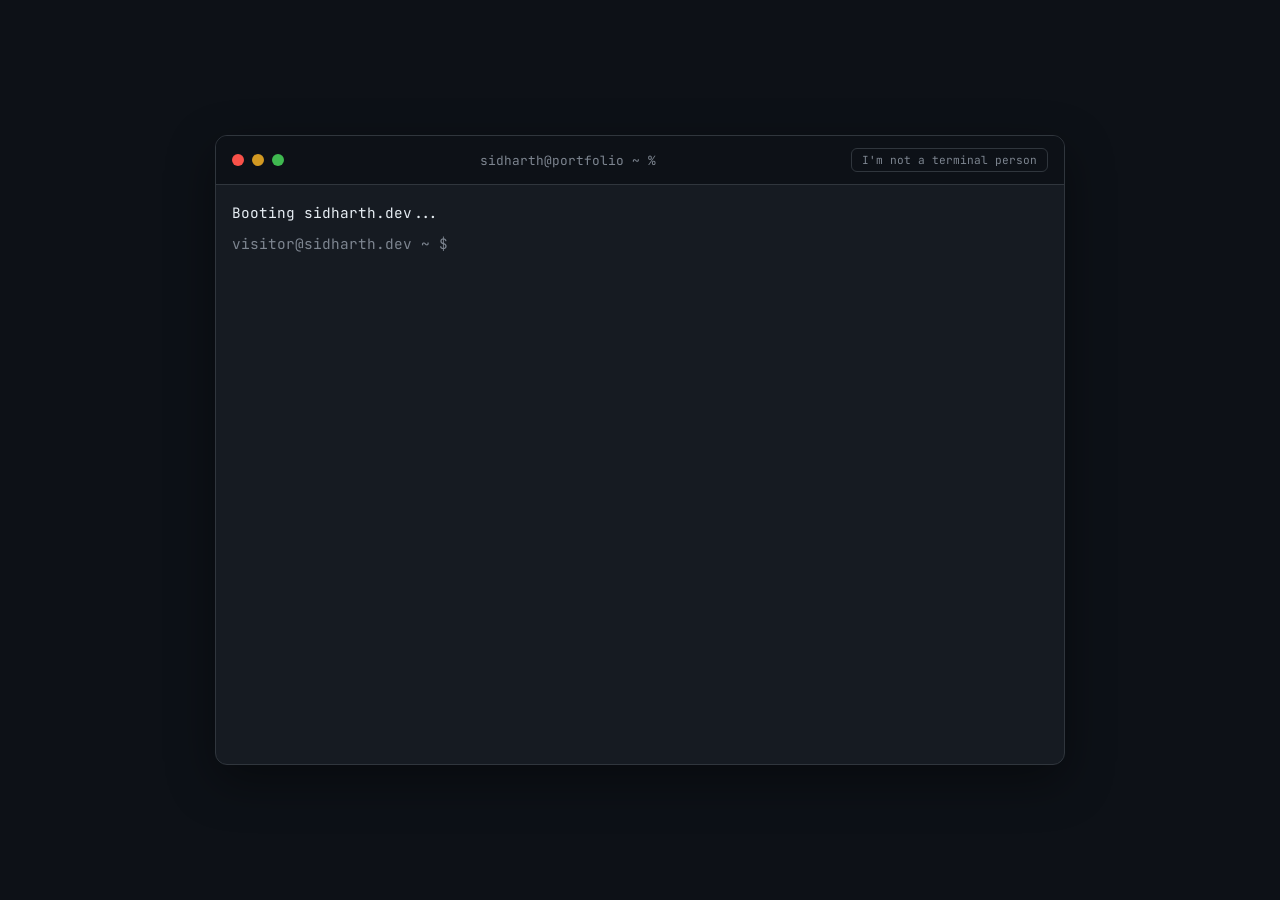
<file: index.html>
<!DOCTYPE html>
<html lang="en">
<head>
  <meta charset="UTF-8">
  <meta name="viewport" content="width=device-width, initial-scale=1.0">
  <title>Sidharth Singh | Terminal</title>
  <meta name="description" content="Sidharth Singh - Senior Product Manager. Engineer turned PM. Building products at the intersection of AI, data & consumer experience.">
  <link rel="stylesheet" href="style.css">
  <link rel="preconnect" href="https://fonts.googleapis.com">
  <link href="https://fonts.googleapis.com/css2?family=JetBrains+Mono:wght@400;700&display=swap" rel="stylesheet">
</head>
<body>
  <div id="terminal">
    <div id="terminal-header">
      <div class="terminal-buttons">
        <span class="btn-close"></span>
        <span class="btn-minimize"></span>
        <span class="btn-maximize"></span>
      </div>
      <div class="terminal-title">sidharth@portfolio ~ %</div>
      <a href="friendly.html" class="friendly-btn">I'm not a terminal person</a>
    </div>
    <div id="terminal-body">
      <div id="output"></div>
      <div id="input-line">
        <span class="prompt">visitor@sidharth.dev ~ $&nbsp;</span>
        <input type="text" id="command-input" autofocus autocomplete="off" spellcheck="false">
        <span id="tab-hint" class="tab-hint"></span>
      </div>
    </div>
  </div>
  <div id="mobile-hint">Tap anywhere to start typing</div>
  <script src="script.js"></script>
</body>
</html>
</file>
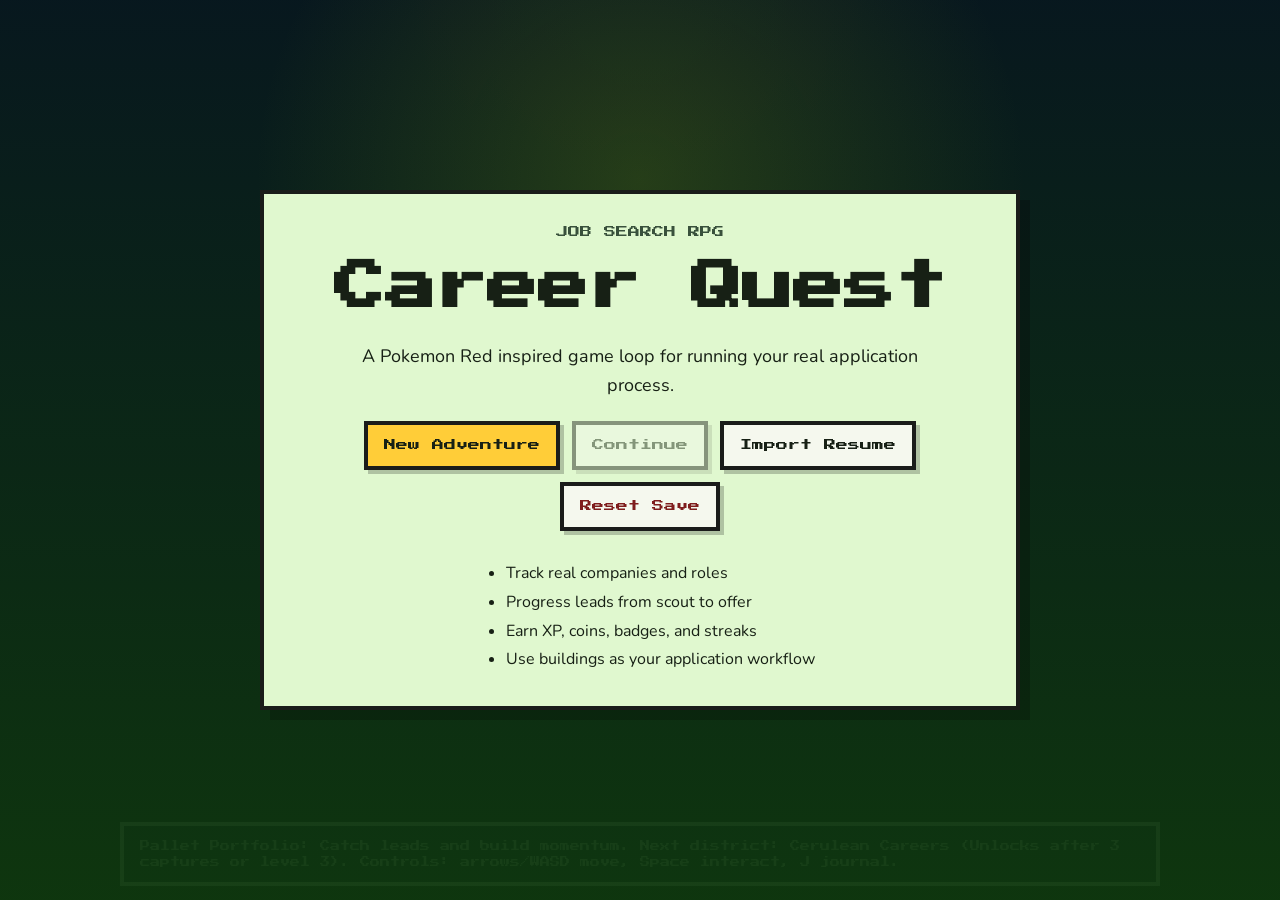
<file: game/index.html>
<!DOCTYPE html>
<html lang="en">
<head>
  <meta charset="UTF-8">
  <meta name="viewport" content="width=device-width, initial-scale=1.0">
  <title>Career Quest RPG</title>
  <link rel="preconnect" href="https://fonts.googleapis.com">
  <link rel="preconnect" href="https://fonts.gstatic.com" crossorigin>
  <link href="https://fonts.googleapis.com/css2?family=Press+Start+2P&family=Nunito:wght@400;600;700;800&display=swap" rel="stylesheet">
  <link rel="stylesheet" href="./styles.css">
</head>
<body>
  <canvas id="game" aria-label="Career Quest game world"></canvas>

  <div id="title-screen" class="screen active">
    <div class="panel title-panel">
      <p class="eyebrow">JOB SEARCH RPG</p>
      <h1>Career Quest</h1>
      <p class="lede">A Pokemon Red inspired game loop for running your real application process.</p>
      <div class="title-actions">
        <button id="new-game-btn" class="pixel-btn primary">New Adventure</button>
        <button id="continue-btn" class="pixel-btn ghost">Continue</button>
        <button id="import-resume-title-btn" class="pixel-btn ghost">Import Resume</button>
        <button id="reset-btn" class="pixel-btn ghost danger">Reset Save</button>
      </div>
      <ul class="feature-list">
        <li>Track real companies and roles</li>
        <li>Progress leads from scout to offer</li>
        <li>Earn XP, coins, badges, and streaks</li>
        <li>Use buildings as your application workflow</li>
      </ul>
    </div>
  </div>

  <div id="intro-modal" class="modal hidden">
    <div class="panel modal-panel">
      <h2>Start Your Save</h2>
      <label class="field">
        <span>Player name</span>
        <input id="player-name-input" type="text" maxlength="24" placeholder="Sidharth">
      </label>
      <label class="field">
        <span>Target role</span>
        <input id="target-role-input" type="text" maxlength="48" placeholder="Product Manager">
      </label>
      <label class="field">
        <span>North-star goal</span>
        <input id="goal-input" type="text" maxlength="72" placeholder="Land a PM role in AI or gaming">
      </label>
      <div class="modal-actions">
        <button id="start-save-btn" class="pixel-btn primary">Begin Journey</button>
        <button id="open-resume-modal-btn" class="pixel-btn ghost">Import Resume First</button>
        <button data-close-modal="intro-modal" class="pixel-btn ghost">Cancel</button>
      </div>
    </div>
  </div>

  <div id="resume-modal" class="modal hidden">
    <div class="panel modal-panel">
      <div class="panel-header">
        <h2>Resume Vault</h2>
        <button data-close-modal="resume-modal" class="pixel-btn ghost small">Close</button>
      </div>
      <div class="field-grid">
        <label class="field full">
          <span>Upload PDF or TXT</span>
          <input id="resume-file-input" type="file" accept=".pdf,.txt,.md,.docx,text/plain,application/pdf">
        </label>
        <label class="field full">
          <span>Or paste resume text</span>
          <textarea id="resume-text-input" rows="10" placeholder="Paste your resume, LinkedIn summary, or accomplishment bullets here."></textarea>
        </label>
      </div>
      <div class="modal-actions">
        <button id="save-resume-btn" class="pixel-btn primary">Save Resume Intel</button>
      </div>
      <p id="resume-status" class="status-text"></p>
    </div>
  </div>

  <div id="hud">
    <div class="hud-group">
      <span id="hud-name">Trainer</span>
      <span id="hud-level">Lv.1</span>
      <span id="hud-xp">XP 0 / 100</span>
    </div>
    <div class="hud-group">
      <span id="hud-coins">Coins 0</span>
      <span id="hud-streak">Streak 0</span>
      <span id="hud-active-lead">No active lead</span>
    </div>
  </div>

  <div id="hint-bar">Arrow keys or WASD to move. Space to interact. J for journal. N for new lead.</div>

  <div id="dialogue-box" class="hidden">
    <div id="dialogue-speaker">Guide</div>
    <div id="dialogue-text"></div>
    <div id="dialogue-actions"></div>
    <div id="dialogue-help">Press Esc to close</div>
  </div>

  <div id="journal-panel" class="panel side-panel hidden">
    <div class="panel-header">
      <h2>Trainer Journal</h2>
      <button data-hide="journal-panel" class="pixel-btn ghost small">Close</button>
    </div>
    <div class="stats-grid" id="summary-grid"></div>
    <div class="journal-section">
      <div class="section-header">
        <h3>Resume Intel</h3>
        <button id="open-resume-journal-btn" class="pixel-btn ghost small">Update</button>
      </div>
      <div id="resume-summary" class="quest-card"></div>
    </div>
    <div class="journal-section">
      <div class="section-header">
        <h3>Lead Roster</h3>
        <button id="quick-add-btn" class="pixel-btn primary small">Add Lead</button>
      </div>
      <div id="lead-list" class="lead-list"></div>
    </div>
    <div class="journal-section">
      <h3>Quest Board</h3>
      <div id="quest-board" class="quest-board"></div>
    </div>
  </div>

  <div id="lead-modal" class="modal hidden">
    <div class="panel modal-panel">
      <div class="panel-header">
        <h2 id="lead-modal-title">Add Lead</h2>
        <button data-close-modal="lead-modal" class="pixel-btn ghost small">Close</button>
      </div>
      <form id="lead-form">
        <input type="hidden" id="lead-id-input">
        <div class="field-grid">
          <label class="field">
            <span>Company</span>
            <input id="company-input" type="text" maxlength="40" required>
          </label>
          <label class="field">
            <span>Role</span>
            <input id="role-input" type="text" maxlength="60" required>
          </label>
          <label class="field">
            <span>Location</span>
            <input id="location-input" type="text" maxlength="40">
          </label>
          <label class="field">
            <span>Priority</span>
            <select id="priority-input">
              <option value="High">High</option>
              <option value="Medium">Medium</option>
              <option value="Low">Low</option>
            </select>
          </label>
          <label class="field full">
            <span>Job link</span>
            <input id="url-input" type="url" maxlength="200" placeholder="https://company.com/jobs/...">
          </label>
          <label class="field full">
            <span>Notes</span>
            <textarea id="notes-input" rows="4" maxlength="400" placeholder="Why this company matters, referrals, prep notes..."></textarea>
          </label>
        </div>
        <div class="modal-actions">
          <button type="submit" class="pixel-btn primary">Save Lead</button>
          <button type="button" id="delete-lead-btn" class="pixel-btn ghost danger hidden">Delete Lead</button>
        </div>
      </form>
    </div>
  </div>

  <div id="battle-modal" class="modal hidden">
    <div class="panel battle-panel">
      <div class="panel-header">
        <h2 id="battle-title">Interview Arena</h2>
        <button id="close-battle-btn" class="pixel-btn ghost small">Retreat</button>
      </div>
      <p id="battle-subtitle" class="status-text"></p>
      <div class="battle-topline">
        <div class="battle-card">
          <strong id="battle-player-name">Trainer</strong>
          <p id="battle-player-role">Candidate</p>
          <div class="hp-bar"><div id="battle-player-hp" class="hp-fill player"></div></div>
        </div>
        <div class="battle-card enemy">
          <strong id="battle-enemy-name">Company</strong>
          <p id="battle-enemy-role">Interview Panel</p>
          <div class="hp-bar"><div id="battle-enemy-hp" class="hp-fill enemy"></div></div>
        </div>
      </div>
      <div id="battle-log" class="battle-log"></div>
      <div id="battle-question" class="battle-question"></div>
      <div id="battle-answers" class="battle-answers"></div>
      <div id="battle-actions" class="battle-actions"></div>
    </div>
  </div>

  <script src="./app.js"></script>
</body>
</html>
</file>
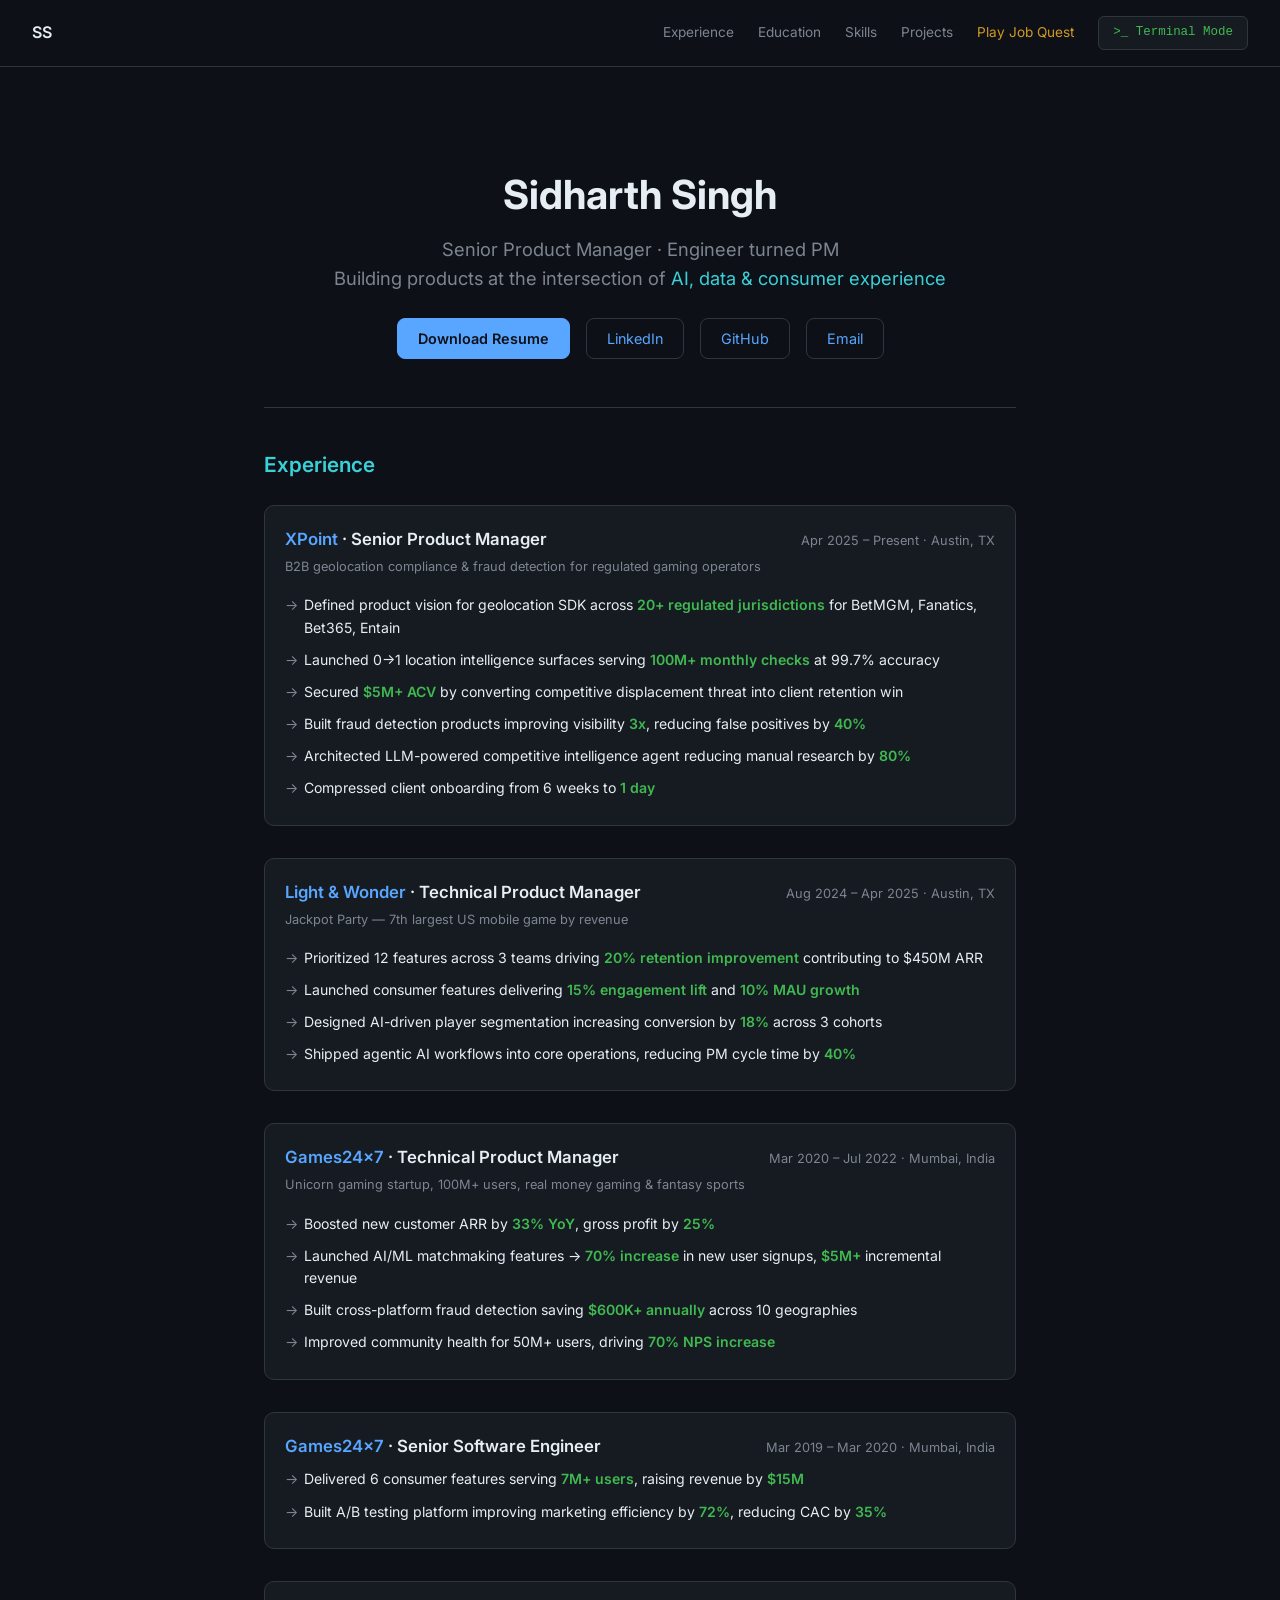
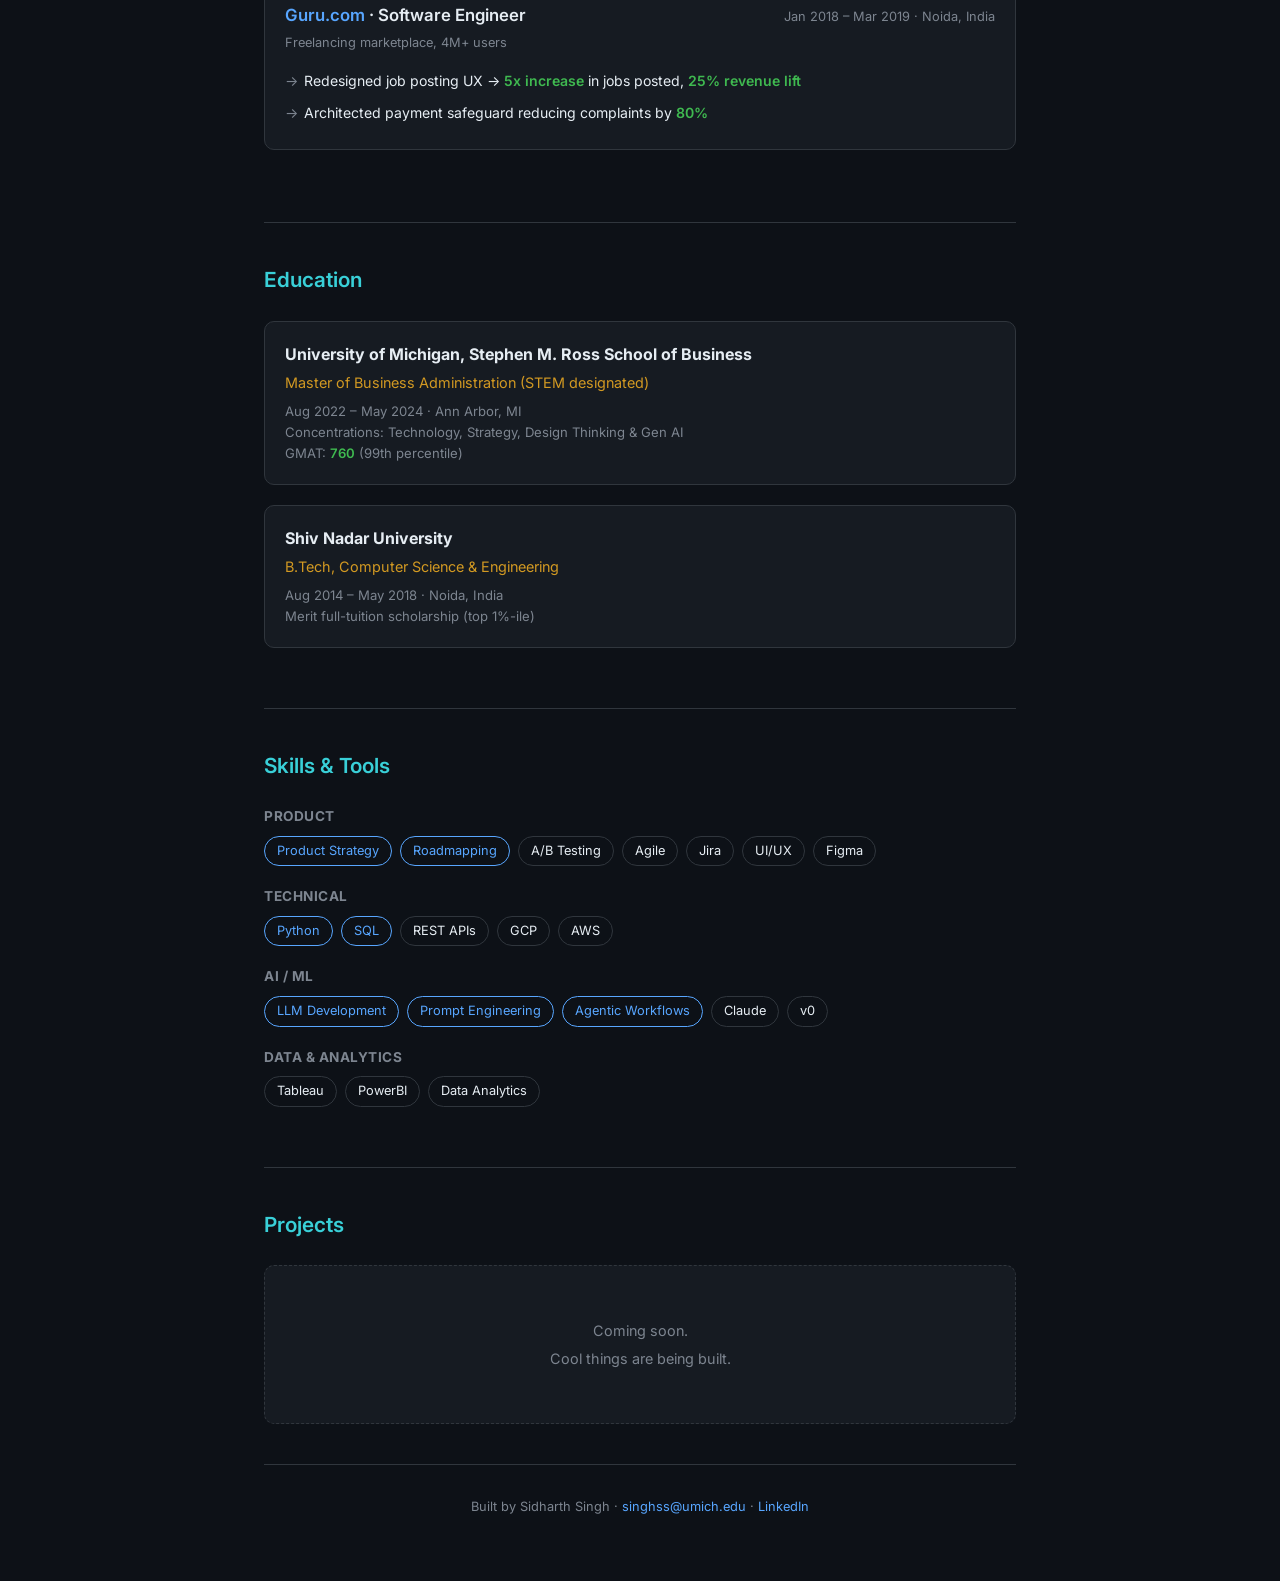
<file: friendly.html>
<!DOCTYPE html>
<html lang="en">
<head>
  <meta charset="UTF-8">
  <meta name="viewport" content="width=device-width, initial-scale=1.0">
  <title>Sidharth Singh | Portfolio</title>
  <meta name="description" content="Sidharth Singh - Senior Product Manager. Engineer turned PM. Building products at the intersection of AI, data & consumer experience.">
  <link rel="preconnect" href="https://fonts.googleapis.com">
  <link href="https://fonts.googleapis.com/css2?family=Inter:wght@400;500;600;700&display=swap" rel="stylesheet">
  <style>
    :root {
      --bg: #0d1117;
      --surface: #161b22;
      --border: #30363d;
      --text: #e6edf3;
      --text-dim: #7d8590;
      --accent: #58a6ff;
      --accent-2: #bc8cff;
      --green: #3fb950;
      --yellow: #d29922;
      --cyan: #39d0d8;
    }

    * { margin: 0; padding: 0; box-sizing: border-box; }

    body {
      background: var(--bg);
      color: var(--text);
      font-family: 'Inter', -apple-system, sans-serif;
      line-height: 1.6;
    }

    .container {
      max-width: 800px;
      margin: 0 auto;
      padding: 2rem 1.5rem;
    }

    /* Nav */
    nav {
      display: flex;
      justify-content: space-between;
      align-items: center;
      padding: 1rem 2rem;
      border-bottom: 1px solid var(--border);
    }

    nav a {
      color: var(--text-dim);
      text-decoration: none;
      font-size: 0.85rem;
      transition: color 0.2s;
    }

    nav a:hover { color: var(--accent); }

    .nav-links { display: flex; gap: 1.5rem; align-items: center; }

    .terminal-btn {
      background: var(--surface);
      border: 1px solid var(--border);
      color: var(--green);
      padding: 6px 14px;
      border-radius: 6px;
      font-family: 'JetBrains Mono', monospace;
      font-size: 0.78rem;
      cursor: pointer;
      text-decoration: none;
      transition: all 0.2s;
    }

    .terminal-btn:hover {
      border-color: var(--green);
      color: var(--green);
      background: rgba(63, 185, 80, 0.1);
    }

    /* Hero */
    .hero {
      padding: 4rem 0 3rem;
      text-align: center;
    }

    .hero h1 {
      font-size: 2.5rem;
      font-weight: 700;
      margin-bottom: 0.5rem;
    }

    .hero .tagline {
      font-size: 1.15rem;
      color: var(--text-dim);
      margin-bottom: 1.5rem;
    }

    .hero .highlight {
      color: var(--cyan);
    }

    .hero-links {
      display: flex;
      gap: 1rem;
      justify-content: center;
      flex-wrap: wrap;
    }

    .hero-links a {
      color: var(--accent);
      text-decoration: none;
      font-size: 0.9rem;
      padding: 8px 20px;
      border: 1px solid var(--border);
      border-radius: 8px;
      transition: all 0.2s;
    }

    .hero-links a:hover {
      border-color: var(--accent);
      background: rgba(88, 166, 255, 0.1);
    }

    .hero-links a.primary {
      background: var(--accent);
      color: var(--bg);
      border-color: var(--accent);
      font-weight: 600;
    }

    .hero-links a.primary:hover {
      background: #79b8ff;
    }

    /* Sections */
    section {
      padding: 2.5rem 0;
      border-top: 1px solid var(--border);
    }

    section h2 {
      font-size: 1.3rem;
      font-weight: 600;
      margin-bottom: 1.5rem;
      color: var(--cyan);
    }

    /* Experience cards */
    .role {
      margin-bottom: 2rem;
      padding: 1.25rem;
      background: var(--surface);
      border: 1px solid var(--border);
      border-radius: 10px;
      transition: border-color 0.2s;
    }

    .role:hover { border-color: var(--text-dim); }

    .role-header {
      display: flex;
      justify-content: space-between;
      align-items: baseline;
      flex-wrap: wrap;
      gap: 0.5rem;
      margin-bottom: 0.25rem;
    }

    .role h3 {
      font-size: 1.05rem;
      font-weight: 600;
    }

    .role .company {
      color: var(--accent);
    }

    .role .meta {
      font-size: 0.8rem;
      color: var(--text-dim);
    }

    .role .description {
      font-size: 0.8rem;
      color: var(--text-dim);
      margin-bottom: 0.75rem;
    }

    .role ul {
      list-style: none;
      padding: 0;
    }

    .role li {
      font-size: 0.88rem;
      padding: 0.3rem 0;
      padding-left: 1.2rem;
      position: relative;
      color: var(--text);
    }

    .role li::before {
      content: '\2192';
      position: absolute;
      left: 0;
      color: var(--text-dim);
    }

    .metric {
      color: var(--green);
      font-weight: 600;
    }

    /* Education */
    .edu-card {
      margin-bottom: 1.25rem;
      padding: 1.25rem;
      background: var(--surface);
      border: 1px solid var(--border);
      border-radius: 10px;
    }

    .edu-card h3 { font-size: 1rem; margin-bottom: 0.25rem; }

    .edu-card .degree {
      color: var(--yellow);
      font-size: 0.9rem;
    }

    .edu-card .details {
      font-size: 0.82rem;
      color: var(--text-dim);
      margin-top: 0.4rem;
    }

    /* Skills */
    .skill-group { margin-bottom: 1.25rem; }

    .skill-group h3 {
      font-size: 0.85rem;
      color: var(--text-dim);
      margin-bottom: 0.5rem;
      text-transform: uppercase;
      letter-spacing: 0.5px;
    }

    .tags {
      display: flex;
      flex-wrap: wrap;
      gap: 8px;
    }

    .tag {
      font-size: 0.8rem;
      padding: 4px 12px;
      border: 1px solid var(--border);
      border-radius: 20px;
      color: var(--text);
      transition: all 0.2s;
    }

    .tag:hover { border-color: var(--accent); color: var(--accent); }

    .tag.featured {
      border-color: var(--accent);
      color: var(--accent);
    }

    /* Projects placeholder */
    .projects-placeholder {
      text-align: center;
      padding: 3rem 1rem;
      background: var(--surface);
      border: 1px dashed var(--border);
      border-radius: 10px;
      color: var(--text-dim);
    }

    .projects-placeholder p { margin: 0.3rem 0; font-size: 0.9rem; }

    /* Footer */
    footer {
      text-align: center;
      padding: 2rem 0;
      border-top: 1px solid var(--border);
      color: var(--text-dim);
      font-size: 0.8rem;
    }

    footer a {
      color: var(--accent);
      text-decoration: none;
    }

    /* Responsive */
    @media (max-width: 600px) {
      .hero h1 { font-size: 1.8rem; }
      .hero .tagline { font-size: 1rem; }
      .role-header { flex-direction: column; }
      nav { padding: 0.75rem 1rem; }
      .container { padding: 1.5rem 1rem; }
    }
  </style>
</head>
<body>

  <nav>
    <a href="friendly.html" style="color:var(--text);font-weight:600;font-size:1rem;">SS</a>
    <div class="nav-links">
      <a href="#experience">Experience</a>
      <a href="#education">Education</a>
      <a href="#skills">Skills</a>
      <a href="#projects">Projects</a>
      <a href="game/" style="color:var(--yellow);">Play Job Quest</a>
      <a href="index.html" class="terminal-btn">&gt;_ Terminal Mode</a>
    </div>
  </nav>

  <div class="container">

    <div class="hero">
      <h1>Sidharth Singh</h1>
      <p class="tagline">Senior Product Manager &middot; Engineer turned PM<br>Building products at the intersection of <span class="highlight">AI, data & consumer experience</span></p>
      <div class="hero-links">
        <a href="resume.pdf" class="primary" download="Sidharth_Singh_Resume.pdf">Download Resume</a>
        <a href="https://www.linkedin.com/in/sidharth-singh-206264125/" target="_blank">LinkedIn</a>
        <a href="https://github.com/sidharthssingh" target="_blank">GitHub</a>
        <a href="mailto:singhss@umich.edu">Email</a>
      </div>
    </div>

    <section id="experience">
      <h2>Experience</h2>

      <div class="role">
        <div class="role-header">
          <h3><span class="company">XPoint</span> &middot; Senior Product Manager</h3>
          <span class="meta">Apr 2025 &ndash; Present &middot; Austin, TX</span>
        </div>
        <p class="description">B2B geolocation compliance & fraud detection for regulated gaming operators</p>
        <ul>
          <li>Defined product vision for geolocation SDK across <span class="metric">20+ regulated jurisdictions</span> for BetMGM, Fanatics, Bet365, Entain</li>
          <li>Launched 0&rarr;1 location intelligence surfaces serving <span class="metric">100M+ monthly checks</span> at 99.7% accuracy</li>
          <li>Secured <span class="metric">$5M+ ACV</span> by converting competitive displacement threat into client retention win</li>
          <li>Built fraud detection products improving visibility <span class="metric">3x</span>, reducing false positives by <span class="metric">40%</span></li>
          <li>Architected LLM-powered competitive intelligence agent reducing manual research by <span class="metric">80%</span></li>
          <li>Compressed client onboarding from 6 weeks to <span class="metric">1 day</span></li>
        </ul>
      </div>

      <div class="role">
        <div class="role-header">
          <h3><span class="company">Light & Wonder</span> &middot; Technical Product Manager</h3>
          <span class="meta">Aug 2024 &ndash; Apr 2025 &middot; Austin, TX</span>
        </div>
        <p class="description">Jackpot Party &mdash; 7th largest US mobile game by revenue</p>
        <ul>
          <li>Prioritized 12 features across 3 teams driving <span class="metric">20% retention improvement</span> contributing to $450M ARR</li>
          <li>Launched consumer features delivering <span class="metric">15% engagement lift</span> and <span class="metric">10% MAU growth</span></li>
          <li>Designed AI-driven player segmentation increasing conversion by <span class="metric">18%</span> across 3 cohorts</li>
          <li>Shipped agentic AI workflows into core operations, reducing PM cycle time by <span class="metric">40%</span></li>
        </ul>
      </div>

      <div class="role">
        <div class="role-header">
          <h3><span class="company">Games24x7</span> &middot; Technical Product Manager</h3>
          <span class="meta">Mar 2020 &ndash; Jul 2022 &middot; Mumbai, India</span>
        </div>
        <p class="description">Unicorn gaming startup, 100M+ users, real money gaming & fantasy sports</p>
        <ul>
          <li>Boosted new customer ARR by <span class="metric">33% YoY</span>, gross profit by <span class="metric">25%</span></li>
          <li>Launched AI/ML matchmaking features &rarr; <span class="metric">70% increase</span> in new user signups, <span class="metric">$5M+</span> incremental revenue</li>
          <li>Built cross-platform fraud detection saving <span class="metric">$600K+ annually</span> across 10 geographies</li>
          <li>Improved community health for 50M+ users, driving <span class="metric">70% NPS increase</span></li>
        </ul>
      </div>

      <div class="role">
        <div class="role-header">
          <h3><span class="company">Games24x7</span> &middot; Senior Software Engineer</h3>
          <span class="meta">Mar 2019 &ndash; Mar 2020 &middot; Mumbai, India</span>
        </div>
        <ul>
          <li>Delivered 6 consumer features serving <span class="metric">7M+ users</span>, raising revenue by <span class="metric">$15M</span></li>
          <li>Built A/B testing platform improving marketing efficiency by <span class="metric">72%</span>, reducing CAC by <span class="metric">35%</span></li>
        </ul>
      </div>

      <div class="role">
        <div class="role-header">
          <h3><span class="company">Guru.com</span> &middot; Software Engineer</h3>
          <span class="meta">Jan 2018 &ndash; Mar 2019 &middot; Noida, India</span>
        </div>
        <p class="description">Freelancing marketplace, 4M+ users</p>
        <ul>
          <li>Redesigned job posting UX &rarr; <span class="metric">5x increase</span> in jobs posted, <span class="metric">25% revenue lift</span></li>
          <li>Architected payment safeguard reducing complaints by <span class="metric">80%</span></li>
        </ul>
      </div>
    </section>

    <section id="education">
      <h2>Education</h2>

      <div class="edu-card">
        <h3>University of Michigan, Stephen M. Ross School of Business</h3>
        <p class="degree">Master of Business Administration (STEM designated)</p>
        <p class="details">
          Aug 2022 &ndash; May 2024 &middot; Ann Arbor, MI<br>
          Concentrations: Technology, Strategy, Design Thinking & Gen AI<br>
          GMAT: <span class="metric">760</span> (99th percentile)
        </p>
      </div>

      <div class="edu-card">
        <h3>Shiv Nadar University</h3>
        <p class="degree">B.Tech, Computer Science & Engineering</p>
        <p class="details">
          Aug 2014 &ndash; May 2018 &middot; Noida, India<br>
          Merit full-tuition scholarship (top 1%-ile)
        </p>
      </div>
    </section>

    <section id="skills">
      <h2>Skills & Tools</h2>

      <div class="skill-group">
        <h3>Product</h3>
        <div class="tags">
          <span class="tag featured">Product Strategy</span>
          <span class="tag featured">Roadmapping</span>
          <span class="tag">A/B Testing</span>
          <span class="tag">Agile</span>
          <span class="tag">Jira</span>
          <span class="tag">UI/UX</span>
          <span class="tag">Figma</span>
        </div>
      </div>

      <div class="skill-group">
        <h3>Technical</h3>
        <div class="tags">
          <span class="tag featured">Python</span>
          <span class="tag featured">SQL</span>
          <span class="tag">REST APIs</span>
          <span class="tag">GCP</span>
          <span class="tag">AWS</span>
        </div>
      </div>

      <div class="skill-group">
        <h3>AI / ML</h3>
        <div class="tags">
          <span class="tag featured">LLM Development</span>
          <span class="tag featured">Prompt Engineering</span>
          <span class="tag featured">Agentic Workflows</span>
          <span class="tag">Claude</span>
          <span class="tag">v0</span>
        </div>
      </div>

      <div class="skill-group">
        <h3>Data & Analytics</h3>
        <div class="tags">
          <span class="tag">Tableau</span>
          <span class="tag">PowerBI</span>
          <span class="tag">Data Analytics</span>
        </div>
      </div>
    </section>

    <section id="projects">
      <h2>Projects</h2>
      <div class="projects-placeholder">
        <p>Coming soon.</p>
        <p>Cool things are being built.</p>
      </div>
    </section>

    <footer>
      <p>Built by Sidharth Singh &middot; <a href="mailto:singhss@umich.edu">singhss@umich.edu</a> &middot; <a href="https://www.linkedin.com/in/sidharth-singh-206264125/" target="_blank">LinkedIn</a></p>
    </footer>

  </div>

</body>
</html>
</file>
<file: style.css>
:root {
  --bg: #0d1117;
  --surface: #161b22;
  --border: #30363d;
  --text: #e6edf3;
  --text-dim: #7d8590;
  --accent: #58a6ff;
  --accent-2: #bc8cff;
  --green: #3fb950;
  --yellow: #d29922;
  --red: #f85149;
  --cyan: #39d0d8;
}

* {
  margin: 0;
  padding: 0;
  box-sizing: border-box;
}

body {
  background: var(--bg);
  color: var(--text);
  font-family: 'JetBrains Mono', monospace;
  min-height: 100vh;
  display: flex;
  flex-direction: column;
  align-items: center;
  justify-content: center;
  padding: 1rem;
}

#terminal {
  width: 100%;
  max-width: 850px;
  min-height: 70vh;
  max-height: 90vh;
  background: var(--surface);
  border: 1px solid var(--border);
  border-radius: 12px;
  overflow: hidden;
  display: flex;
  flex-direction: column;
  box-shadow: 0 16px 48px rgba(0, 0, 0, 0.4);
}

#terminal-header {
  background: var(--bg);
  border-bottom: 1px solid var(--border);
  padding: 12px 16px;
  display: flex;
  align-items: center;
  gap: 12px;
  user-select: none;
}

.terminal-buttons {
  display: flex;
  gap: 8px;
}

.terminal-buttons span {
  width: 12px;
  height: 12px;
  border-radius: 50%;
}

.btn-close { background: var(--red); }
.btn-minimize { background: var(--yellow); }
.btn-maximize { background: var(--green); }

.terminal-title {
  flex: 1;
  text-align: center;
  font-size: 0.8rem;
  color: var(--text-dim);
}

.friendly-btn {
  font-family: 'JetBrains Mono', monospace;
  font-size: 0.7rem;
  color: var(--text-dim);
  text-decoration: none;
  border: 1px solid var(--border);
  padding: 4px 10px;
  border-radius: 6px;
  white-space: nowrap;
  transition: all 0.2s;
}

.friendly-btn:hover {
  color: var(--accent);
  border-color: var(--accent);
  background: rgba(88, 166, 255, 0.1);
}

#terminal-body {
  flex: 1;
  padding: 1rem;
  overflow-y: auto;
  font-size: 0.9rem;
  line-height: 1.6;
}

#terminal-body::-webkit-scrollbar {
  width: 6px;
}

#terminal-body::-webkit-scrollbar-track {
  background: transparent;
}

#terminal-body::-webkit-scrollbar-thumb {
  background: var(--border);
  border-radius: 3px;
}

#output .line {
  white-space: pre-wrap;
  word-wrap: break-word;
}

#output .line.command-line {
  color: var(--green);
  margin-top: 0.5rem;
}

#output .line.command-line::before {
  content: 'visitor@sidharth.dev ~ $ ';
  color: var(--text-dim);
}

.accent { color: var(--accent); }
.accent-2 { color: var(--accent-2); }
.green { color: var(--green); }
.yellow { color: var(--yellow); }
.red { color: var(--red); }
.cyan { color: var(--cyan); }
.dim { color: var(--text-dim); }
.bold { font-weight: 700; }

.section-header {
  color: var(--cyan);
  font-weight: 700;
  border-bottom: 1px solid var(--border);
  padding-bottom: 4px;
  margin-bottom: 8px;
  display: inline-block;
}

.skill-tag {
  display: inline-block;
  border: 1px solid var(--border);
  padding: 2px 8px;
  border-radius: 4px;
  margin: 2px 4px 2px 0;
  font-size: 0.8rem;
}

.skill-tag.highlight {
  border-color: var(--accent);
  color: var(--accent);
}

.typing-cursor {
  display: inline-block;
  width: 8px;
  height: 1.1em;
  background: var(--accent);
  animation: blink 1s step-end infinite;
  vertical-align: text-bottom;
  margin-left: 2px;
}

@keyframes blink {
  50% { opacity: 0; }
}

#input-line {
  display: flex;
  align-items: center;
  margin-top: 0.5rem;
  position: relative;
}

.prompt {
  color: var(--text-dim);
  white-space: nowrap;
}

#command-input {
  background: transparent;
  border: none;
  color: var(--green);
  font-family: inherit;
  font-size: inherit;
  outline: none;
  flex: 1;
  caret-color: var(--accent);
}

.tab-hint {
  color: var(--text-dim);
  opacity: 0.4;
  pointer-events: none;
  position: absolute;
  left: 0;
  white-space: nowrap;
}

#mobile-hint {
  display: none;
  color: var(--text-dim);
  font-family: 'JetBrains Mono', monospace;
  font-size: 0.75rem;
  margin-top: 1rem;
  animation: pulse 2s ease-in-out infinite;
}

@keyframes pulse {
  0%, 100% { opacity: 0.4; }
  50% { opacity: 1; }
}

/* Responsive */
@media (max-width: 600px) {
  body { padding: 0.5rem; }

  #terminal {
    min-height: 85vh;
    max-height: 95vh;
    border-radius: 8px;
  }

  #terminal-body {
    font-size: 0.78rem;
    padding: 0.75rem;
  }

  #mobile-hint {
    display: block;
  }
}
</file>
<file: game/styles.css>
:root {
  --bg: #0f380f;
  --bg-dark: #081820;
  --bg-mid: #306230;
  --bg-light: #8bac0f;
  --sand: #c7a56a;
  --panel: #e0f8cf;
  --panel-border: #1a1c1a;
  --text: #172015;
  --muted: #39513c;
  --accent: #ffcd38;
  --accent-2: #ff6b6b;
  --water: #3a7ca5;
  --roof-red: #b84545;
  --roof-blue: #4d68a8;
  --roof-gold: #b88e2b;
  --grass-a: #7aa032;
  --grass-b: #6c8f2f;
  --shadow: rgba(0, 0, 0, 0.22);
}

* {
  box-sizing: border-box;
}

html,
body {
  margin: 0;
  min-height: 100%;
  overflow: hidden;
  background:
    radial-gradient(circle at top, rgba(139, 172, 15, 0.15), transparent 30%),
    linear-gradient(180deg, #0d1b10, #07110b 70%);
  color: var(--text);
  font-family: "Nunito", sans-serif;
}

body {
  position: relative;
}

canvas {
  display: block;
  width: 100vw;
  height: 100vh;
  image-rendering: pixelated;
}

.screen,
.modal {
  position: fixed;
  inset: 0;
  display: none;
  align-items: center;
  justify-content: center;
  z-index: 60;
}

.screen.active,
.modal:not(.hidden) {
  display: flex;
}

.screen {
  background:
    radial-gradient(circle at 50% 20%, rgba(139, 172, 15, 0.22), transparent 40%),
    linear-gradient(180deg, rgba(8, 24, 32, 0.95), rgba(15, 56, 15, 0.96));
}

.modal {
  background: rgba(8, 24, 32, 0.8);
  backdrop-filter: blur(4px);
}

.panel {
  background: var(--panel);
  border: 4px solid var(--panel-border);
  box-shadow: 10px 10px 0 var(--shadow);
}

.title-panel {
  width: min(760px, calc(100vw - 32px));
  padding: 32px;
  text-align: center;
}

.eyebrow,
h1,
h2,
h3,
.pixel-btn,
#dialogue-speaker,
#hint-bar,
#hud,
.section-header,
.panel-header {
  font-family: "Press Start 2P", cursive;
}

.eyebrow {
  font-size: 12px;
  color: var(--muted);
  margin: 0 0 18px;
}

h1 {
  margin: 0;
  font-size: clamp(28px, 4vw, 52px);
  line-height: 1.25;
}

.lede {
  max-width: 560px;
  margin: 22px auto;
  font-size: 18px;
  line-height: 1.6;
}

.title-actions,
.modal-actions {
  display: flex;
  flex-wrap: wrap;
  gap: 12px;
  justify-content: center;
}

.feature-list {
  width: fit-content;
  max-width: 100%;
  margin: 28px auto 0;
  text-align: left;
  font-size: 16px;
  line-height: 1.8;
}

.pixel-btn {
  border: 4px solid var(--panel-border);
  padding: 12px 16px;
  background: var(--panel);
  color: var(--text);
  cursor: pointer;
  font-size: 12px;
  line-height: 1.4;
  box-shadow: 4px 4px 0 var(--shadow);
}

.pixel-btn:hover {
  transform: translate(-1px, -1px);
}

.pixel-btn.primary {
  background: var(--accent);
}

.pixel-btn.ghost {
  background: #f5f8ee;
}

.pixel-btn.danger {
  color: #7f1d1d;
}

.pixel-btn.small {
  font-size: 10px;
  padding: 10px 12px;
}

#hud,
#hint-bar,
#dialogue-box,
.side-panel {
  position: fixed;
  z-index: 20;
}

#hud {
  top: 14px;
  left: 50%;
  transform: translateX(-50%);
  width: min(1040px, calc(100vw - 24px));
  display: none;
  justify-content: space-between;
  gap: 12px;
  padding: 14px 18px;
  background: rgba(224, 248, 207, 0.94);
  border: 4px solid var(--panel-border);
  box-shadow: 8px 8px 0 rgba(0, 0, 0, 0.2);
  font-size: 10px;
  line-height: 1.7;
}

#hud.active {
  display: flex;
}

.hud-group {
  display: flex;
  flex-wrap: wrap;
  gap: 12px;
  align-items: center;
}

#hint-bar {
  left: 50%;
  bottom: 14px;
  transform: translateX(-50%);
  width: min(1040px, calc(100vw - 24px));
  padding: 12px 16px;
  background: rgba(8, 24, 32, 0.95);
  color: #dff8cf;
  border: 4px solid #dff8cf;
  font-size: 10px;
  line-height: 1.6;
  transition: transform 0.18s ease, opacity 0.18s ease;
}

#dialogue-box {
  left: 50%;
  bottom: 74px;
  transform: translateX(-50%);
  width: min(1040px, calc(100vw - 24px));
  padding: 18px;
  background: rgba(224, 248, 207, 0.98);
  border: 4px solid var(--panel-border);
  box-shadow: 8px 8px 0 rgba(0, 0, 0, 0.2);
  animation: panelRise 0.18s ease;
}

#dialogue-box.hidden,
.hidden {
  display: none !important;
}

#dialogue-speaker {
  font-size: 11px;
  margin-bottom: 12px;
}

#dialogue-text {
  min-height: 72px;
  font-size: 18px;
  line-height: 1.6;
}

#dialogue-actions {
  display: flex;
  flex-wrap: wrap;
  gap: 10px;
  margin-top: 14px;
}

#dialogue-help {
  margin-top: 12px;
  color: var(--muted);
  font-size: 13px;
}

.side-panel {
  top: 84px;
  right: 12px;
  width: min(440px, calc(100vw - 24px));
  max-height: calc(100vh - 172px);
  padding: 18px;
  overflow-y: auto;
}

.panel-header,
.section-header {
  display: flex;
  align-items: center;
  justify-content: space-between;
  gap: 12px;
  margin-bottom: 14px;
}

.panel-header h2,
.section-header h3,
.journal-section h3 {
  margin: 0;
  font-size: 14px;
}

.journal-section + .journal-section {
  margin-top: 20px;
}

.stats-grid {
  display: grid;
  grid-template-columns: repeat(2, minmax(0, 1fr));
  gap: 10px;
}

.stat-card,
.lead-card,
.quest-card {
  border: 3px solid var(--panel-border);
  background: rgba(255, 255, 255, 0.45);
  padding: 12px;
}

.stat-card strong,
.lead-card strong,
.quest-card strong {
  display: block;
  font-size: 13px;
}

.lead-list,
.quest-board {
  display: grid;
  gap: 10px;
}

.lead-card-header {
  display: flex;
  justify-content: space-between;
  gap: 8px;
  align-items: flex-start;
}

.lead-card p,
.quest-card p,
.stat-card p {
  margin: 8px 0 0;
  font-size: 14px;
  line-height: 1.5;
}

.lead-card a,
#dialogue-actions a {
  color: #0d4bcf;
  text-decoration: underline;
  text-underline-offset: 2px;
}

.lead-card-actions {
  display: flex;
  flex-wrap: wrap;
  gap: 8px;
  margin-top: 12px;
}

.badge {
  display: inline-block;
  padding: 4px 8px;
  border: 2px solid var(--panel-border);
  font-size: 11px;
  font-family: "Press Start 2P", cursive;
  line-height: 1.5;
  background: #fdf7df;
}

.badge.high {
  background: #ffd5d5;
}

.badge.medium {
  background: #fff6c8;
}

.badge.low {
  background: #dff6d5;
}

.modal-panel {
  width: min(720px, calc(100vw - 28px));
  padding: 22px;
}

.battle-panel {
  width: min(880px, calc(100vw - 24px));
  padding: 22px;
}

.field-grid {
  display: grid;
  grid-template-columns: repeat(2, minmax(0, 1fr));
  gap: 14px;
}

.field.full {
  grid-column: 1 / -1;
}

.field {
  display: flex;
  flex-direction: column;
  gap: 8px;
  font-size: 14px;
  font-weight: 700;
}

.field span {
  font-family: "Press Start 2P", cursive;
  font-size: 10px;
  line-height: 1.5;
}

input,
select,
textarea {
  width: 100%;
  padding: 12px;
  border: 3px solid var(--panel-border);
  background: #fbfff3;
  color: var(--text);
  font: inherit;
}

textarea {
  resize: vertical;
}

.status-text {
  margin: 16px 0 0;
  min-height: 24px;
  font-size: 14px;
  line-height: 1.5;
}

.battle-topline {
  display: grid;
  grid-template-columns: repeat(2, minmax(0, 1fr));
  gap: 14px;
}

.battle-card {
  border: 3px solid var(--panel-border);
  background: rgba(255, 255, 255, 0.52);
  padding: 12px;
}

.battle-card strong {
  display: block;
  font-size: 14px;
}

.battle-card p {
  margin: 8px 0 12px;
  font-size: 14px;
}

.hp-bar {
  height: 18px;
  border: 3px solid var(--panel-border);
  background: #f8fbf0;
}

.hp-fill {
  height: 100%;
  width: 100%;
  transition: width 0.2s ease;
}

.hp-fill.player {
  background: #4f8d62;
}

.hp-fill.enemy {
  background: #b84545;
}

.battle-log,
.battle-question {
  margin-top: 14px;
  border: 3px solid var(--panel-border);
  background: rgba(255, 255, 255, 0.52);
  padding: 14px;
}

.battle-log {
  min-height: 72px;
  font-size: 15px;
  line-height: 1.6;
}

.battle-question {
  font-size: 18px;
  line-height: 1.6;
}

@keyframes panelRise {
  from {
    opacity: 0;
    transform: translateX(-50%) translateY(10px);
  }
  to {
    opacity: 1;
    transform: translateX(-50%) translateY(0);
  }
}

.battle-answers,
.battle-actions {
  display: grid;
  gap: 10px;
  margin-top: 14px;
}

.resume-skill-list,
.quest-checklist {
  display: flex;
  flex-wrap: wrap;
  gap: 8px;
  margin-top: 10px;
}

.inline-note {
  color: var(--muted);
  font-size: 13px;
}

@media (max-width: 880px) {
  #hud {
    top: 10px;
    padding: 12px;
  }

  #dialogue-text {
    font-size: 16px;
  }

  .field-grid,
  .stats-grid,
  .battle-topline {
    grid-template-columns: 1fr;
  }
}

@media (max-width: 640px) {
  .title-panel,
  .modal-panel,
  .side-panel {
    padding: 16px;
  }

  .lede,
  .feature-list {
    font-size: 15px;
  }

  #hud,
  #hint-bar,
  #dialogue-box {
    width: calc(100vw - 16px);
  }

  #hud {
    font-size: 9px;
  }

  .pixel-btn {
    width: 100%;
  }
}
</file>
